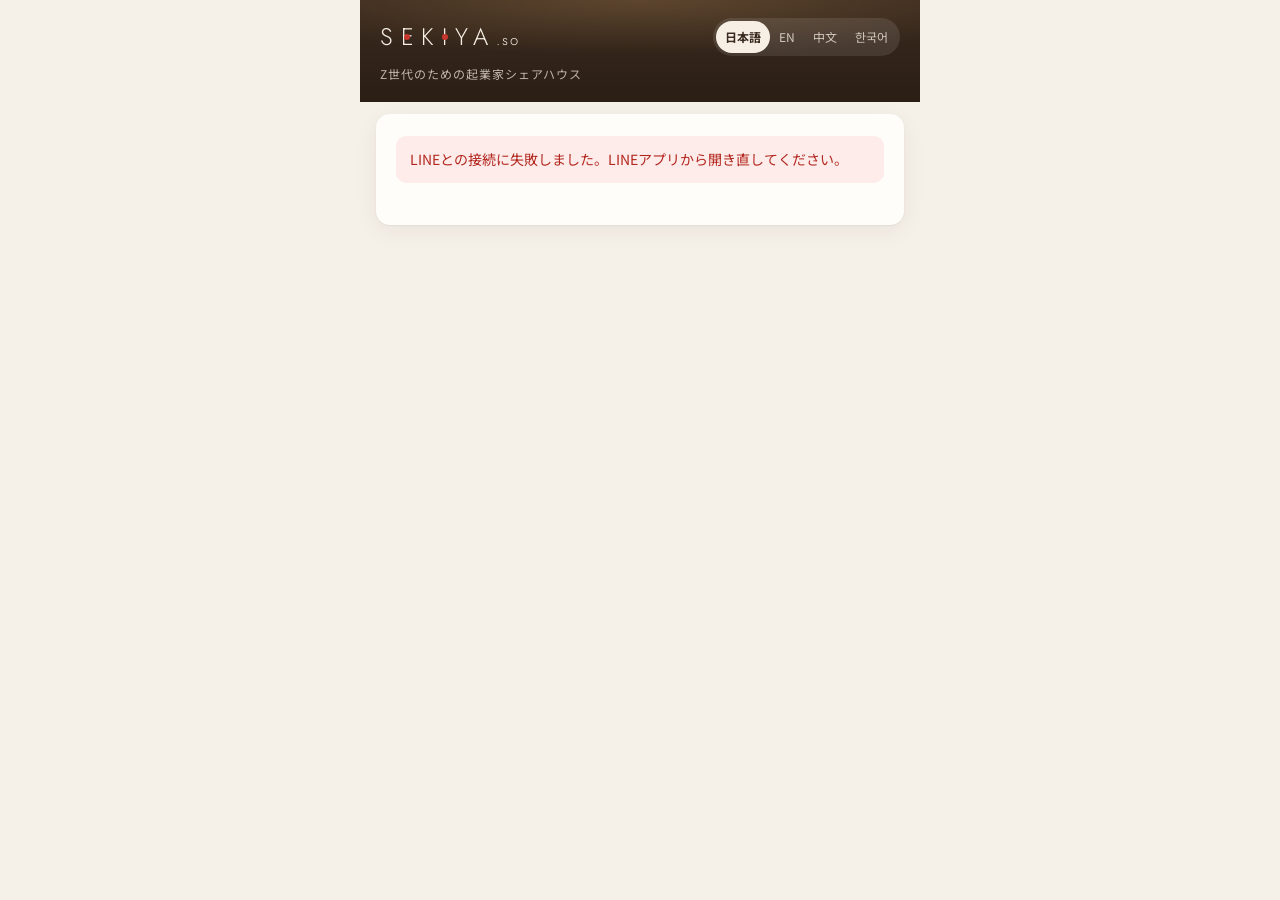
<file: index.html>
<!doctype html>
<html lang="ja">
<head>
  <meta charset="utf-8">
  <meta name="viewport" content="width=device-width, initial-scale=1, viewport-fit=cover">
  <meta name="color-scheme" content="light">
  <meta name="theme-color" content="#1f1a17">
  <meta name="robots" content="noindex">
  <title>SEKIYA.so 入居確定フォーム</title>
  <link rel="preconnect" href="https://fonts.googleapis.com">
  <link rel="preconnect" href="https://fonts.gstatic.com" crossorigin>
  <link href="https://fonts.googleapis.com/css2?family=Jost:wght@300;500&family=Noto+Sans+JP:wght@400;500;700&family=Noto+Sans+SC:wght@400;500;700&family=Noto+Sans+KR:wght@400;500;700&display=swap" rel="stylesheet">
  <link rel="stylesheet" href="style.css">
</head>
<body>
  <div id="app" class="app" aria-live="polite"></div>
  <script charset="utf-8" src="https://static.line-scdn.net/liff/edge/2/sdk.js"></script>
  <script src="config.js"></script>
  <script src="i18n.js"></script>
  <script src="app.js"></script>
</body>
</html>
</file>
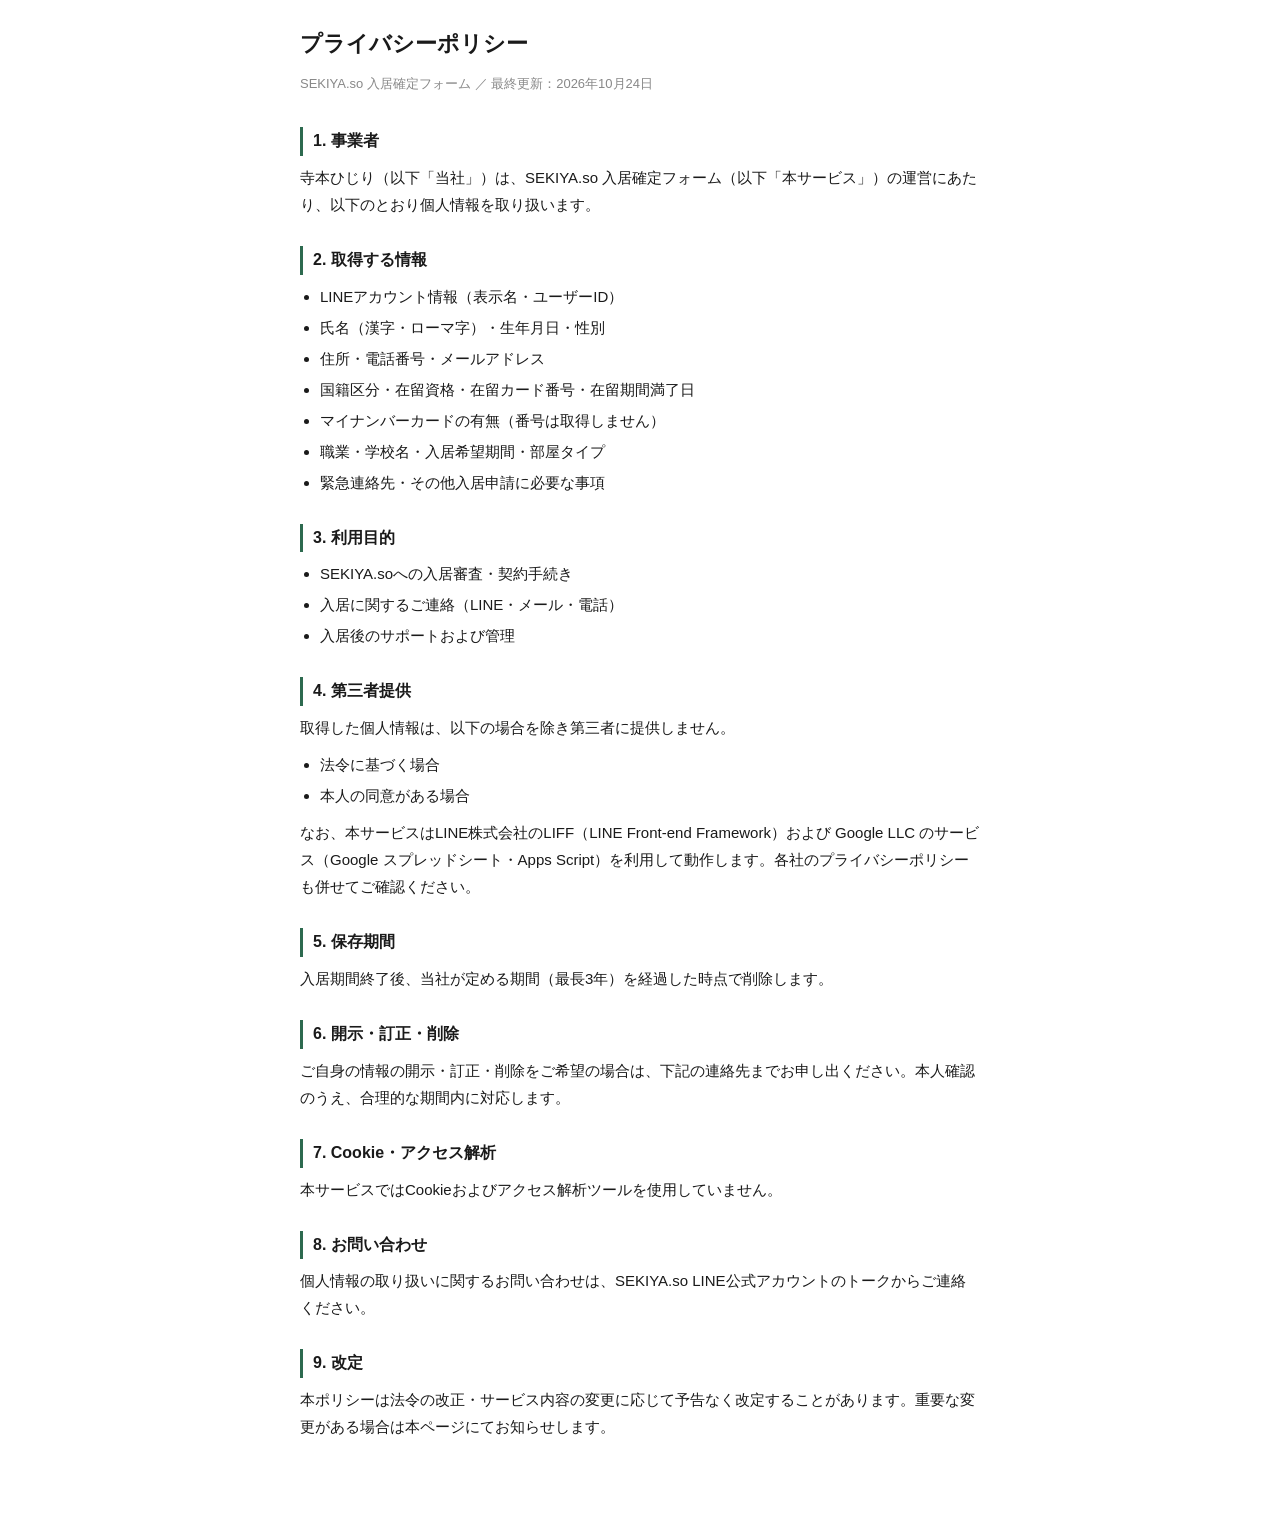
<file: privacy.html>
<!doctype html>
<html lang="ja">
<head>
<meta charset="UTF-8">
<meta name="viewport" content="width=device-width, initial-scale=1">
<title>プライバシーポリシー — SEKIYA.so</title>
<style>
  :root { --c: #1a1a1a; --bg: #fff; --accent: #2d6a4f; }
  @media (prefers-color-scheme: dark) {
    :root { --c: #e8e8e8; --bg: #141414; }
  }
  * { box-sizing: border-box; margin: 0; padding: 0; }
  body { font-family: -apple-system, "Hiragino Sans", sans-serif; font-size: 15px; line-height: 1.8; color: var(--c); background: var(--bg); padding: 24px 16px 64px; }
  .wrap { max-width: 680px; margin: 0 auto; }
  h1 { font-size: 22px; margin-bottom: 8px; }
  .meta { font-size: 13px; color: #888; margin-bottom: 32px; }
  h2 { font-size: 16px; font-weight: 700; margin: 28px 0 8px; border-left: 3px solid var(--accent); padding-left: 10px; }
  p { margin-bottom: 10px; }
  ul { padding-left: 20px; margin-bottom: 10px; }
  li { margin-bottom: 4px; }
  a { color: var(--accent); }
</style>
</head>
<body>
<div class="wrap">
  <h1>プライバシーポリシー</h1>
  <p class="meta">SEKIYA.so 入居確定フォーム ／ 最終更新：2026年10月24日</p>

  <h2>1. 事業者</h2>
  <p>寺本ひじり（以下「当社」）は、SEKIYA.so 入居確定フォーム（以下「本サービス」）の運営にあたり、以下のとおり個人情報を取り扱います。</p>

  <h2>2. 取得する情報</h2>
  <ul>
    <li>LINEアカウント情報（表示名・ユーザーID）</li>
    <li>氏名（漢字・ローマ字）・生年月日・性別</li>
    <li>住所・電話番号・メールアドレス</li>
    <li>国籍区分・在留資格・在留カード番号・在留期間満了日</li>
    <li>マイナンバーカードの有無（番号は取得しません）</li>
    <li>職業・学校名・入居希望期間・部屋タイプ</li>
    <li>緊急連絡先・その他入居申請に必要な事項</li>
  </ul>

  <h2>3. 利用目的</h2>
  <ul>
    <li>SEKIYA.soへの入居審査・契約手続き</li>
    <li>入居に関するご連絡（LINE・メール・電話）</li>
    <li>入居後のサポートおよび管理</li>
  </ul>

  <h2>4. 第三者提供</h2>
  <p>取得した個人情報は、以下の場合を除き第三者に提供しません。</p>
  <ul>
    <li>法令に基づく場合</li>
    <li>本人の同意がある場合</li>
  </ul>
  <p>なお、本サービスはLINE株式会社のLIFF（LINE Front-end Framework）および Google LLC のサービス（Google スプレッドシート・Apps Script）を利用して動作します。各社のプライバシーポリシーも併せてご確認ください。</p>

  <h2>5. 保存期間</h2>
  <p>入居期間終了後、当社が定める期間（最長3年）を経過した時点で削除します。</p>

  <h2>6. 開示・訂正・削除</h2>
  <p>ご自身の情報の開示・訂正・削除をご希望の場合は、下記の連絡先までお申し出ください。本人確認のうえ、合理的な期間内に対応します。</p>

  <h2>7. Cookie・アクセス解析</h2>
  <p>本サービスではCookieおよびアクセス解析ツールを使用していません。</p>

  <h2>8. お問い合わせ</h2>
  <p>個人情報の取り扱いに関するお問い合わせは、SEKIYA.so LINE公式アカウントのトークからご連絡ください。</p>

  <h2>9. 改定</h2>
  <p>本ポリシーは法令の改正・サービス内容の変更に応じて予告なく改定することがあります。重要な変更がある場合は本ページにてお知らせします。</p>
</div>
</body>
</html>
</file>
<file: style.css>
:root {
  --paper: #f5f0e8;
  --card: #fffdf9;
  --ink: #1f1a17;
  --ink-2: #5c534c;
  --ink-3: #8f857c;
  --line: #e4dbcf;
  --wood: #3a2a1e;
  --wood-2: #5a412d;
  --accent: #c8372d;
  --accent-ink: #ffffff;
  --accent-soft: #fbe9e6;
  --ok: #2f7a4f;
  --warn-bg: #fff6df;
  --warn-line: #ecd28f;
  --err: #b3261e;
  --err-bg: #fdecea;
  --radius: 14px;
  --shadow: 0 1px 2px rgba(58, 42, 30, 0.06), 0 6px 24px rgba(58, 42, 30, 0.06);
  --ease: cubic-bezier(0.2, 0.8, 0.2, 1);
  --font: "Noto Sans JP", "Noto Sans KR", system-ui, -apple-system, "Hiragino Sans", sans-serif;
}
:lang(zh) { --font: "Noto Sans SC", "Noto Sans JP", system-ui, -apple-system, "PingFang SC", sans-serif; }
:lang(ko) { --font: "Noto Sans KR", "Noto Sans JP", system-ui, -apple-system, sans-serif; }
.lang button:lang(zh) { font-family: "Noto Sans SC", sans-serif; }
.lang button:lang(ko) { font-family: "Noto Sans KR", sans-serif; }

* { box-sizing: border-box; }
html { -webkit-text-size-adjust: 100%; }
body {
  margin: 0;
  background: var(--paper);
  color: var(--ink);
  font-family: var(--font);
  font-size: 16px;
  line-height: 1.7;
  -webkit-font-smoothing: antialiased;
}
button, input, select, textarea { font: inherit; color: inherit; }

.app {
  max-width: 560px;
  margin: 0 auto;
  min-height: 100dvh;
  padding: 0 0 calc(96px + env(safe-area-inset-bottom));
}
.app[data-screen="intro"], .app[data-screen="done"] { padding-bottom: 40px; }

/* ---------- brand header ---------- */
.brand {
  background:
    radial-gradient(120% 90% at 50% 0%, rgba(255, 196, 120, 0.18), transparent 60%),
    linear-gradient(180deg, var(--wood) 0%, #2a1e15 100%);
  color: #f7efe4;
  padding: calc(18px + env(safe-area-inset-top)) 20px 18px;
}
.brand__row { display: flex; flex-wrap: wrap; align-items: center; justify-content: space-between; gap: 12px; }
.wordmark {
  font-family: "Jost", sans-serif;
  font-weight: 300;
  font-size: 24px;
  letter-spacing: 0.32em;
  line-height: 1;
}
.wordmark .dot { position: relative; }
.wordmark .dot::after {
  content: "";
  position: absolute;
  left: 50%; top: 52%;
  width: 6px; height: 6px;
  margin-left: -0.16em;
  border-radius: 50%;
  background: var(--accent);
  transform: translate(-50%, -50%);
}
.wordmark small { font-size: 0.62em; letter-spacing: 0.12em; }
.brand__tag { margin: 8px 0 0; font-size: 12px; letter-spacing: 0.08em; color: rgba(247, 239, 228, 0.72); }
.devbadge {
  display: inline-block; margin: 10px 0 0; padding: 2px 10px;
  border-radius: 999px; background: rgba(255, 255, 255, 0.14); font-size: 11px;
}

.lang { display: flex; background: rgba(255, 255, 255, 0.1); border-radius: 999px; padding: 3px; }
.lang button {
  border: 0; background: transparent; color: rgba(247, 239, 228, 0.78);
  padding: 5px 9px; border-radius: 999px; font-size: 12px; cursor: pointer; white-space: nowrap;
  transition: background 0.2s var(--ease), color 0.2s var(--ease);
  min-height: 32px;
}
.lang button.is-on { background: #f7efe4; color: var(--wood); font-weight: 700; }

/* ---------- progress ---------- */
.progress { padding: 16px 20px 4px; }
.progress__meta { display: flex; justify-content: space-between; align-items: baseline; font-size: 13px; }
.progress__label { font-weight: 700; }
.progress__count { color: var(--ink-3); font-variant-numeric: tabular-nums; }
.progress__bar { margin-top: 8px; height: 4px; border-radius: 4px; background: var(--line); overflow: hidden; }
.progress__bar i { display: block; height: 100%; background: var(--accent); border-radius: 4px; transition: width 0.45s var(--ease); }

/* ---------- card ---------- */
.card {
  background: var(--card);
  margin: 12px 16px 0;
  padding: 22px 20px 24px;
  border-radius: var(--radius);
  box-shadow: var(--shadow);
}
.is-entering .card { animation: rise 0.35s var(--ease); }
@keyframes rise { from { opacity: 0; transform: translateY(6px); } to { opacity: 1; transform: none; } }
@media (prefers-reduced-motion: reduce) { .card { animation: none; } .progress__bar i { transition: none; } }

h1 { font-size: 24px; line-height: 1.4; margin: 0 0 12px; letter-spacing: 0.02em; }
h2 { font-size: 20px; line-height: 1.4; margin: 0 0 18px; }
h3 { font-size: 15px; margin: 0; }
p { margin: 0 0 12px; }
.lead { font-weight: 700; }
.muted { color: var(--ink-3); }

.intro .facts { margin: 18px 0 24px; padding: 14px 16px; border-radius: 12px; background: var(--paper); font-size: 14px; }
.intro .facts div { display: flex; gap: 10px; }
.intro .facts div + div { margin-top: 8px; }
.intro .facts dt { flex: none; }
.intro .facts dd { margin: 0; color: var(--ink-2); }

/* ---------- fields ---------- */
.fields { display: flex; flex-wrap: wrap; gap: 22px 12px; }
.field { width: 100%; margin: 0; padding: 0; border: 0; min-width: 0; }
.field--half { width: calc(50% - 6px); }
legend { padding: 0; }
.label { display: flex; align-items: center; flex-wrap: wrap; gap: 6px; font-weight: 700; font-size: 15px; line-height: 1.5; margin-bottom: 8px; }
.tag { font-size: 11px; font-weight: 500; padding: 1px 7px; border-radius: 4px; background: var(--line); color: var(--ink-2); }
.tag--req { background: var(--accent-soft); color: var(--accent); }
.hint { font-size: 13px; color: var(--ink-3); margin: -4px 0 8px; line-height: 1.55; }

.input {
  width: 100%;
  min-height: 48px;
  padding: 11px 14px;
  border: 1.5px solid var(--line);
  border-radius: 10px;
  background: #fff;
  font-size: 16px;
  transition: border-color 0.15s var(--ease), box-shadow 0.15s var(--ease);
  -webkit-appearance: none;
  appearance: none;
}
textarea.input { resize: vertical; line-height: 1.6; }
input[type="date"].input, input[type="datetime-local"].input { min-height: 48px; display: block; }
.input:focus, .select select:focus { outline: none; border-color: var(--wood-2); box-shadow: 0 0 0 3px rgba(90, 65, 45, 0.14); }
.has-err .input, .has-err .select select { border-color: var(--err); }
.other-input { margin-top: 10px; }

.select { position: relative; }
.select::after {
  content: ""; position: absolute; right: 16px; top: 50%; width: 8px; height: 8px;
  border-right: 2px solid var(--ink-2); border-bottom: 2px solid var(--ink-2);
  transform: translateY(-70%) rotate(45deg); pointer-events: none;
}
.select select {
  width: 100%; min-height: 48px; padding: 11px 40px 11px 14px;
  border: 1.5px solid var(--line); border-radius: 10px; background: #fff;
  font-size: 16px; -webkit-appearance: none; appearance: none;
}

.choices { display: grid; gap: 8px; }
.choices--inline { grid-template-columns: repeat(auto-fill, minmax(120px, 1fr)); }
.choices--cards { grid-template-columns: 1fr 1fr; }
.choice { position: relative; display: block; cursor: pointer; }
.choice input { position: absolute; opacity: 0; inset: 0; margin: 0; cursor: pointer; }
.choice span {
  display: flex; align-items: center; gap: 10px;
  min-height: 48px; padding: 10px 14px;
  border: 1.5px solid var(--line); border-radius: 10px; background: #fff;
  font-size: 15px; line-height: 1.45;
  transition: border-color 0.15s var(--ease), background 0.15s var(--ease);
}
.choice span::before {
  content: ""; flex: none; width: 18px; height: 18px; border-radius: 50%;
  border: 2px solid #c9bdb0; background: #fff;
  transition: border-color 0.15s var(--ease), box-shadow 0.15s var(--ease);
}
.choice input:checked + span { border-color: var(--accent); background: var(--accent-soft); font-weight: 500; }
.choice input:checked + span::before { border-color: var(--accent); box-shadow: inset 0 0 0 4px #fff; background: var(--accent); }
.choice input:focus-visible + span { box-shadow: 0 0 0 3px rgba(200, 55, 45, 0.22); }
.choice--card span { min-height: 64px; justify-content: flex-start; font-weight: 500; }
.has-err .choice span { border-color: #e9b9b5; }
@media (hover: hover) { .choice:hover span { border-color: #cdbfb1; } }

.confirm {
  display: flex; gap: 12px; align-items: flex-start; cursor: pointer;
  padding: 14px; border-radius: 12px; background: var(--paper); border: 1.5px solid transparent;
  font-size: 15px; line-height: 1.55; position: relative;
}
.confirm input { position: absolute; opacity: 0; width: 1px; height: 1px; }
.confirm__box {
  flex: none; width: 22px; height: 22px; margin-top: 1px; border-radius: 6px;
  border: 2px solid #bfb2a4; background: #fff; position: relative;
  transition: background 0.15s var(--ease), border-color 0.15s var(--ease);
}
.confirm input:checked + .confirm__box { background: var(--accent); border-color: var(--accent); }
.confirm input:checked + .confirm__box::after {
  content: ""; position: absolute; left: 6px; top: 2px; width: 6px; height: 11px;
  border: solid #fff; border-width: 0 2.5px 2.5px 0; transform: rotate(45deg);
}
.confirm input:focus-visible + .confirm__box { box-shadow: 0 0 0 3px rgba(200, 55, 45, 0.22); }
.has-err .confirm { border-color: #e9b9b5; background: var(--err-bg); }

.note {
  width: 100%; padding: 12px 14px; border-radius: 10px;
  background: var(--warn-bg); border: 1px solid var(--warn-line);
  font-size: 14px; color: #6b5420; line-height: 1.6;
}
.err { color: var(--err); font-size: 13px; margin: 6px 0 0; }
.err::before { content: "! "; font-weight: 700; }

.banner { padding: 12px 14px; border-radius: 10px; font-size: 14px; line-height: 1.6; margin: 0 0 18px; }
.banner--err { background: var(--err-bg); color: var(--err); }
.banner--warn { background: var(--warn-bg); color: #6b5420; border: 1px solid var(--warn-line); }

/* ---------- review ---------- */
.review { border-top: 1px solid var(--line); padding: 16px 0 6px; }
.review:first-of-type { margin-top: 8px; }
.review__head { display: flex; justify-content: space-between; align-items: center; margin-bottom: 8px; }
.review dl { margin: 0; }
.review .row { display: grid; grid-template-columns: minmax(0, 0.9fr) minmax(0, 1.1fr); gap: 12px; padding: 7px 0; font-size: 14px; }
.review dt { color: var(--ink-3); line-height: 1.5; }
.review dd { margin: 0; word-break: break-word; line-height: 1.5; }
@media (max-width: 380px) { .review .row { grid-template-columns: 1fr; gap: 0; } }

/* ---------- buttons ---------- */
.btn {
  display: inline-flex; align-items: center; justify-content: center; gap: 8px;
  min-height: 50px; padding: 0 22px; border-radius: 12px; border: 1.5px solid transparent;
  font-weight: 700; font-size: 16px; cursor: pointer;
  transition: transform 0.12s var(--ease), background 0.15s var(--ease), opacity 0.15s;
  -webkit-tap-highlight-color: transparent;
}
.btn:active { transform: scale(0.98); }
.btn:disabled { opacity: 0.6; cursor: default; transform: none; }
.btn--primary { background: var(--accent); color: var(--accent-ink); }
.btn--ghost { background: transparent; border-color: var(--line); color: var(--ink-2); }
.btn--small { min-height: 34px; padding: 0 14px; font-size: 13px; border-color: var(--line); background: #fff; color: var(--ink-2); border-radius: 999px; }
.btn--block { width: 100%; }
.btn:focus-visible { outline: 3px solid rgba(200, 55, 45, 0.35); outline-offset: 2px; }

.bar {
  position: fixed; left: 0; right: 0; bottom: 0; z-index: 10;
  display: grid; grid-template-columns: 1fr 2fr; gap: 10px;
  max-width: 560px; margin: 0 auto;
  padding: 12px 16px calc(12px + env(safe-area-inset-bottom));
  background: linear-gradient(180deg, rgba(245, 240, 232, 0) 0%, var(--paper) 26%);
}

.spinner { width: 16px; height: 16px; border-radius: 50%; border: 2px solid rgba(255,255,255,0.45); border-top-color: #fff; animation: spin 0.8s linear infinite; }
@keyframes spin { to { transform: rotate(360deg); } }

/* ---------- done ---------- */
.done { text-align: center; padding-top: 36px; }
.done__mark svg { width: 72px; height: 72px; margin: 0 auto 14px; display: block; }
.done__mark circle { fill: none; stroke: var(--ok); stroke-width: 2.5; stroke-dasharray: 151; stroke-dashoffset: 151; animation: draw 0.6s var(--ease) forwards; }
.done__mark path { fill: none; stroke: var(--ok); stroke-width: 3.5; stroke-linecap: round; stroke-linejoin: round; stroke-dasharray: 40; stroke-dashoffset: 40; animation: draw 0.4s 0.45s var(--ease) forwards; }
@keyframes draw { to { stroke-dashoffset: 0; } }
.done p { color: var(--ink-2); }
.done .btn { margin-top: 12px; }

/* ---------- toast ---------- */
.toast {
  position: fixed; left: 50%; bottom: calc(96px + env(safe-area-inset-bottom)); z-index: 20;
  transform: translate(-50%, 8px); opacity: 0;
  background: var(--ink); color: #fff; font-size: 13px; padding: 9px 16px; border-radius: 999px;
  transition: opacity 0.25s var(--ease), transform 0.25s var(--ease);
  white-space: nowrap; max-width: calc(100% - 32px); overflow: hidden; text-overflow: ellipsis;
}
.toast.is-on { opacity: 1; transform: translate(-50%, 0); }

/* ---------- phase list (status screen) ---------- */
.phase-list {
  list-style: none; margin: 20px 0 0; padding: 0;
  display: flex; flex-direction: column; gap: 0;
}
.phase-item {
  display: flex; align-items: center; gap: 12px;
  padding: 12px 0;
  border-left: 2px solid var(--line);
  margin-left: 14px;
  padding-left: 20px;
  position: relative;
  color: var(--ink-3);
  font-size: 0.9rem;
}
.phase-item:first-child { padding-top: 0; }
.phase-item:last-child { border-left-color: transparent; }
.phase-dot {
  position: absolute; left: -14px;
  width: 26px; height: 26px; border-radius: 50%;
  display: flex; align-items: center; justify-content: center;
  font-size: 11px; font-weight: 700;
  background: var(--card); border: 2px solid var(--line); color: var(--ink-3);
  flex-shrink: 0;
}
.phase-item.is-done { color: var(--ink-2); border-left-color: var(--ok); }
.phase-item.is-done .phase-dot { background: var(--ok); border-color: var(--ok); color: #fff; font-size: 13px; }
.phase-item.is-active { color: var(--ink); font-weight: 600; }
.phase-item.is-active .phase-dot { background: var(--accent); border-color: var(--accent); color: var(--accent-ink); }
.intro .btn + .btn { margin-top: 10px; }
</file>
